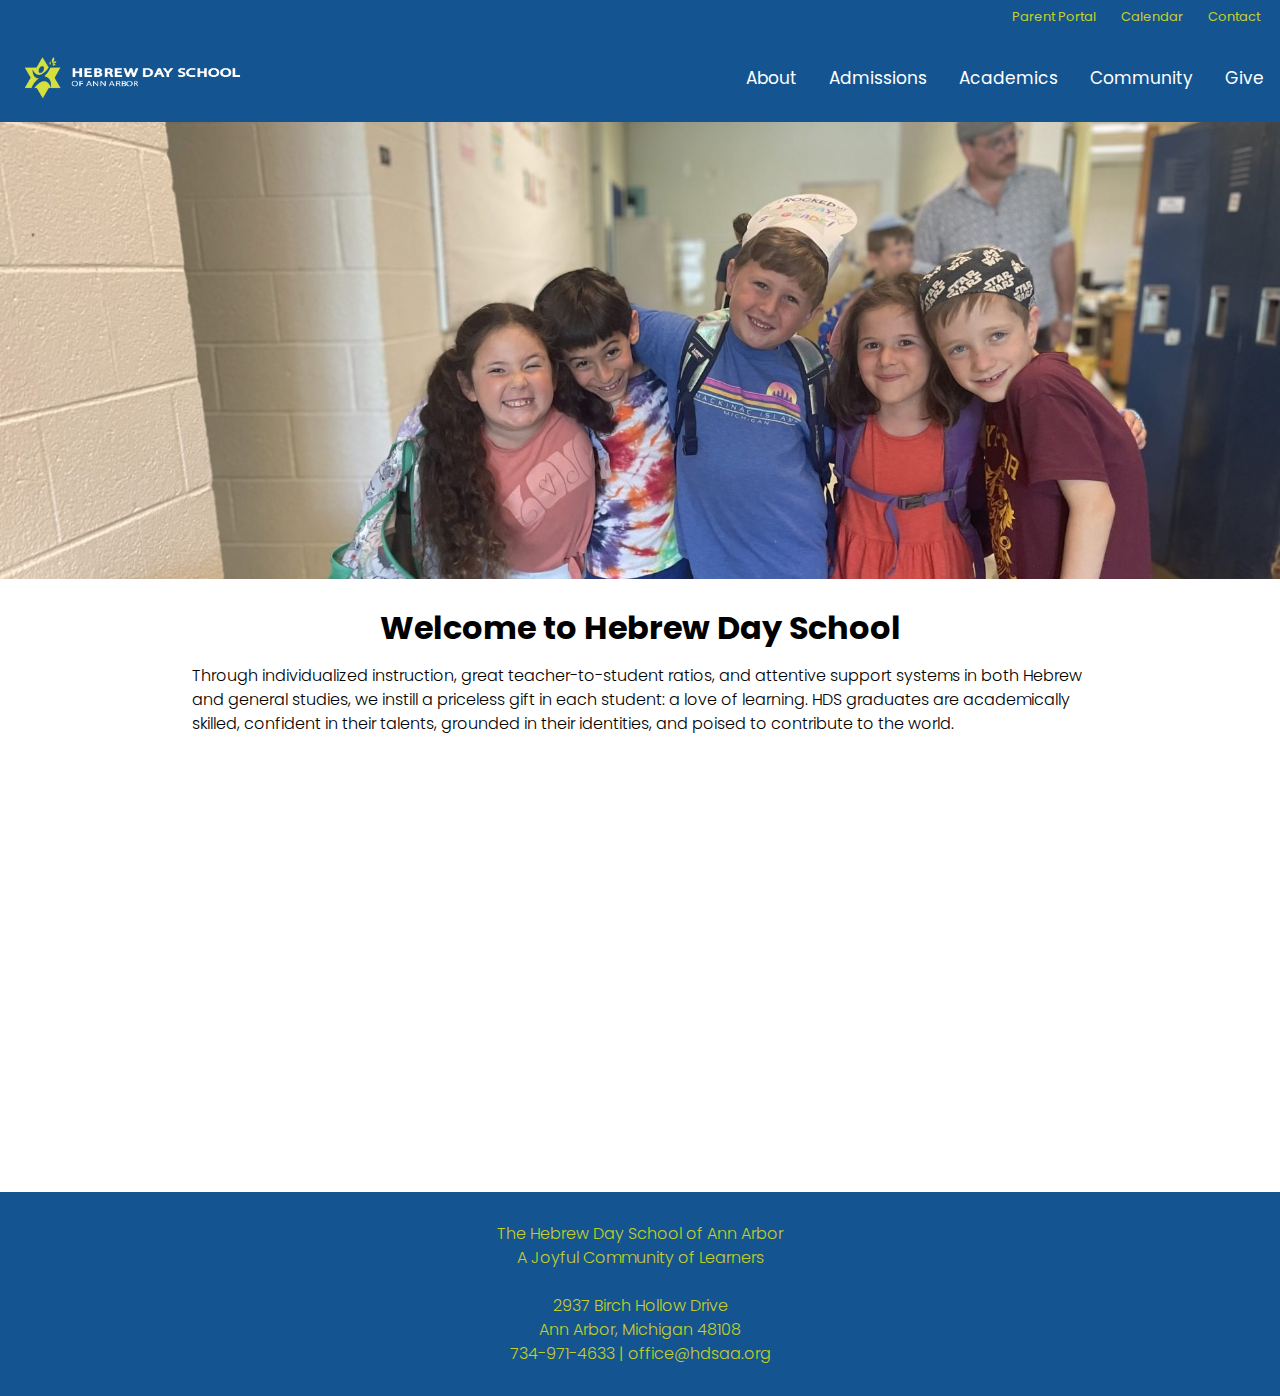
<file: index.html>
<!DOCTYPE html>
<html lang="en">
<head>
    <meta charset="UTF-8">
    <meta name="viewport" content="width=device-width, initial-scale=1.0">
    <link rel="stylesheet" href="css/reset.css">
    <link rel="stylesheet" href="css/html5reset.css">
    <link rel="stylesheet" href="css/style.css">
    <link rel="preconnect" href="https://fonts.googleapis.com">
    <link rel="preconnect" href="https://fonts.gstatic.com" crossorigin>
    <link href="https://fonts.googleapis.com/css2?family=Poppins:ital,wght@0,100;0,200;0,300;0,400;0,500;0,600;0,700;0,800;0,900;1,100;1,200;1,300;1,400;1,500;1,600;1,700;1,800;1,900&display=swap" rel="stylesheet">
    <link rel="stylesheet" href="https://cdnjs.cloudflare.com/ajax/libs/font-awesome/4.7.0/css/font-awesome.min.css">
    <title>Home Page</title>
</head>
<body>
    <header>
        <div id="skip"><a href = "#main" tabindex="0">Skip to Main Content</a></div>
        <nav>
            <div class="utility-menu">
                <a href="https://hd-mi.client.renweb.com/pw/" target="blank">Parent Portal</a>
                <a href="https://www.google.com/calendar/embed?src=sqs08mil2piqi10f03gi41k7as%40group.calendar.google.com" target="blank">Calendar</a>
                <a href="contact.html">Contact</a>
            </div>
            <div class="navbar topnav">
                <!-- <div>
                    <img src="images/hds_logo_white.png " width="400" alt="Hebrew Day School Logo">
                </div> -->
            <a href="index.html" class="active"><img class="logo" src="images/hds_logo_white.png " alt="Hebrew Day School Logo"></a>
            <div id="myLinks" class="hide-menu">
                <!-- <div class="dropdown" tabindex="0">
                    <a href="#" class="dropbtn" tabindex="0">About</a>
                    <div class="dropdown-content" tabindex="0">
                        <a href="#" tabindex="0">Mission & Vision</a>
                        <a href="staff-faculty.html" tabindex="0">Staff & Faculty</a>
                        <a href="#" tabindex="0">Board of Trustees</a>
                        <a href="#" tabindex="0">Careers</a>
                    </div>
                </div> -->

                <!-- TEST NAV -->
                <div class="dropdown">
                    <!-- <button class="dropbtn" aria-haspopup="true" aria-expanded="false">About</button> -->
                    <a href="#" class="dropbtn">About</a>
                    <div class="dropdown-content">
                        <a href="#">Mission & Vision</a>
                        <a href="staff-faculty.html">Staff & Faculty</a>
                        <a href="#">Board of Trustees</a>
                        <a href="#">Careers</a>
                    </div>
                </div>
                <!-- END TEST NAV -->

                <div class="dropdown">
                    <a href="#" class="dropbtn">Admissions</a>
                    <div class="dropdown-content">
                        <a href="#">Admissions Process</a>
                        <a href="#">Tuition & Financial Aid</a>
                        <a href="#">Apply Online</a>
                    </div>
                </div>
                <div class="dropdown">
                    <a href="academics.html" class="dropbtn">Academics</a>
                    <!-- <div class="dropdown-content">
                        <a href="general-studies.html">General Studies</a>
                        <a href="judaic-studies.html">Judaic Studies</a>
                        <a href="enrichment.html">Enrichment</a>
                    </div> -->
                </div>
                <div class="dropdown">
                    <!-- <button class="dropbtn" aria-haspopup="true" aria-expanded="false">Community</button> -->
                        <a href="#" class="dropbtn">Community</a>
                    <!-- <div class="dropdown-content">
                        <a href="#">Parent Connection</a>
                        <a href="#">Shop Spirit Wear</a>
                        <a href="#">Jewish Ann Arbor</a>
                    </div> -->
                </div>
                <div class="dropdown">
                    <a href="#" class="dropbtn">Give</a>
                </div>
            </div>
        <a href="javascript:void(0);" class="icon" onclick="myFunction();toggleMenu()" aria-label="Open menu">
            <i class="fa fa-bars"></i>
            <!-- <button class="icon" onclick="toggleMenu()" aria-label="Open menu">
                <i class="fa fa-bars"></i> -->
        </a>
        </div>
        </nav>
        <div>
            <img src="images/banners/homepage-banner.jpg" alt="Kids at school" tabindex="0">
        </div>
        <div>
            <h1 tabindex="0">Welcome to Hebrew Day School</h1>
        </div>
</header>
<main id="main">

    <p class="home-philosophy">Through individualized instruction, great teacher-to-student ratios, and attentive support systems in both Hebrew and general studies, we instill a priceless gift in each student: a love of learning.  HDS graduates are academically skilled, confident in their talents, grounded in their identities, and poised to contribute to the world.</p>
    <div>
        <iframe class="home-video" width="560" height="315" src="https://www.youtube.com/embed/OMi8aRTqJPA?si=_CUVahDNCXGH4CDo" title="YouTube video player" allow="accelerometer; autoplay; clipboard-write; encrypted-media; gyroscope; picture-in-picture; web-share" referrerpolicy="strict-origin-when-cross-origin" allowfullscreen></iframe>
    </div>
</main>
<footer>
    <div class="footer">
        <div class="address-footer">
        <p>The Hebrew Day School of Ann Arbor<br>
        A Joyful Community of Learners<br><br>
        2937 Birch Hollow Drive<br>
        Ann Arbor, Michigan 48108<br>
        734-971-4633 | office@hdsaa.org<br>
        </p>
        </div>
    </div>
</footer>
    <!-- Back to Top -->
    <button onclick="topFunction()" id="topBtn" title="Go to top" tabindex="0">TOP</button>
  <script>
    function myFunction() {
      var x = document.getElementById("myLinks");
      if (x.style.display === "block") {
        x.style.display = "none";
      } else {
        x.style.display = "block";
      }
    }
    </script>

    <!-- Dropdown -->
    <script src="js/dropdown.js"></script>

</body>
</html>
</file>
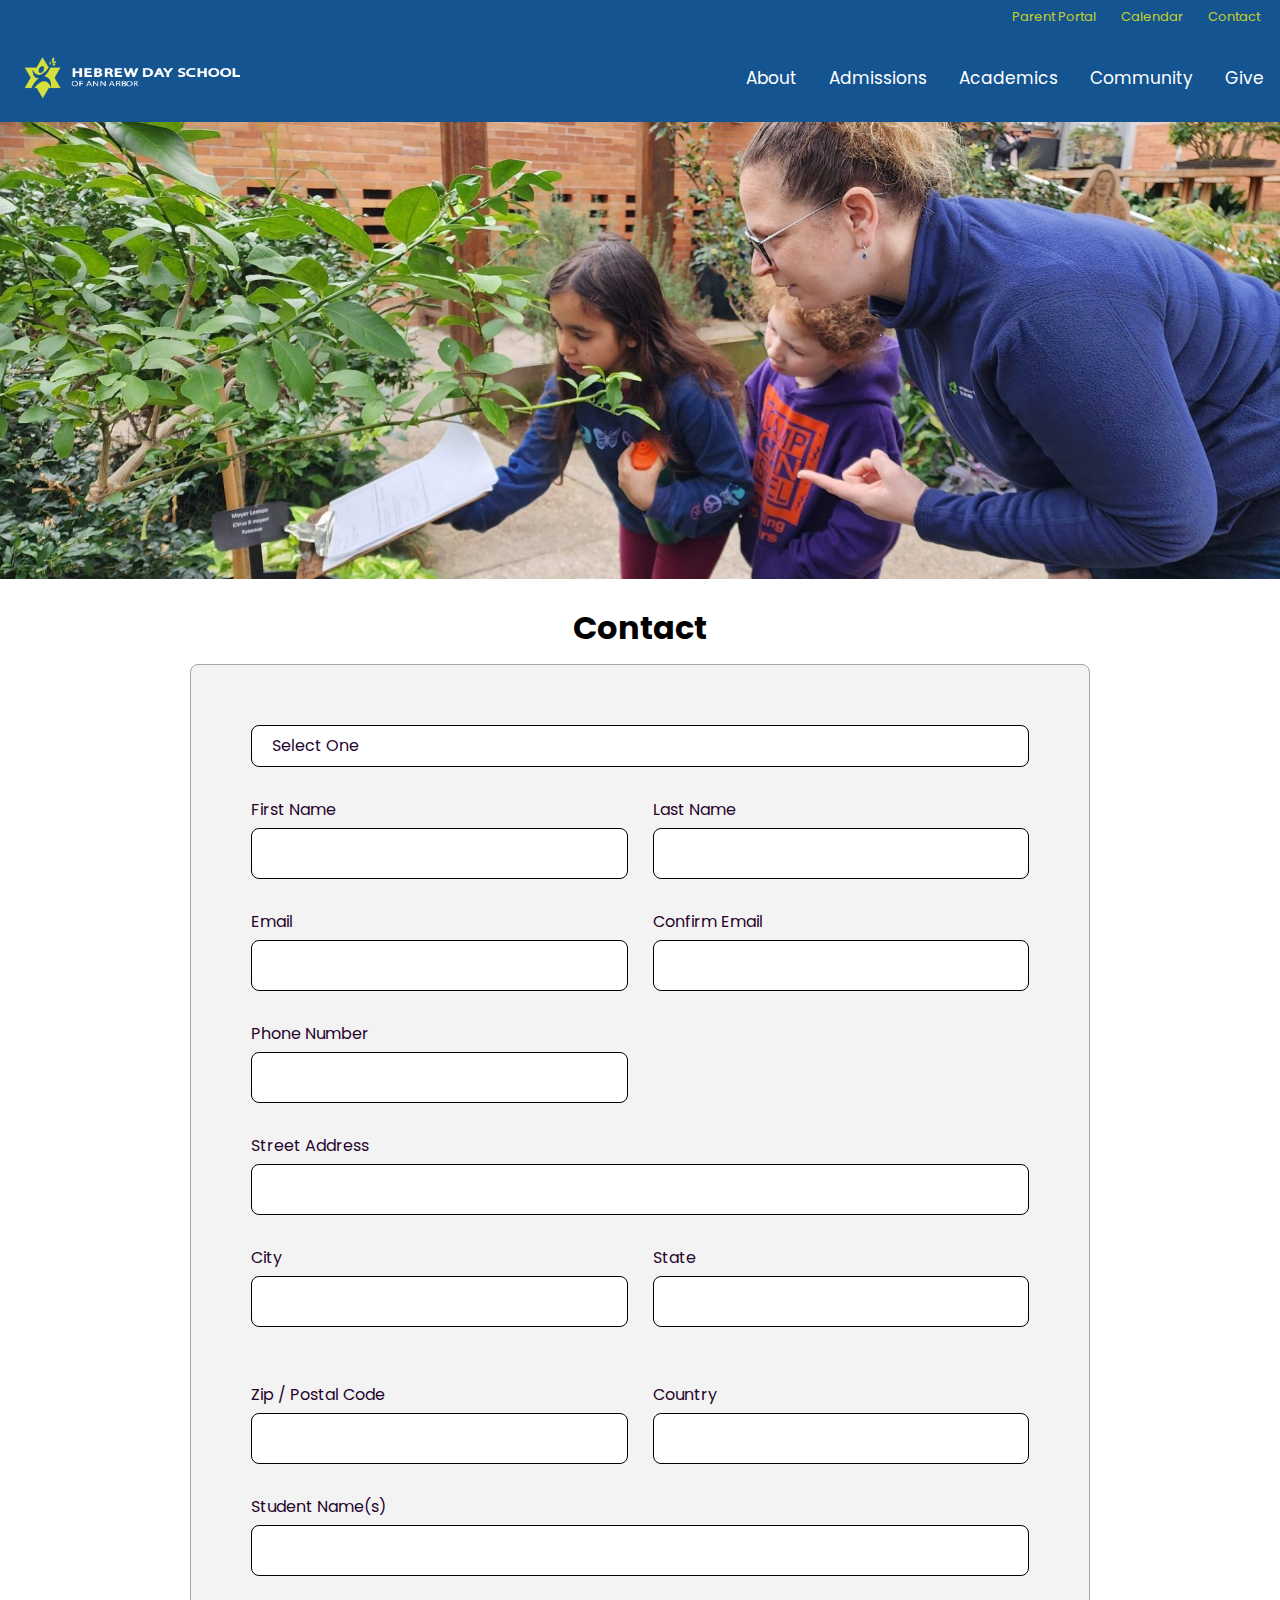
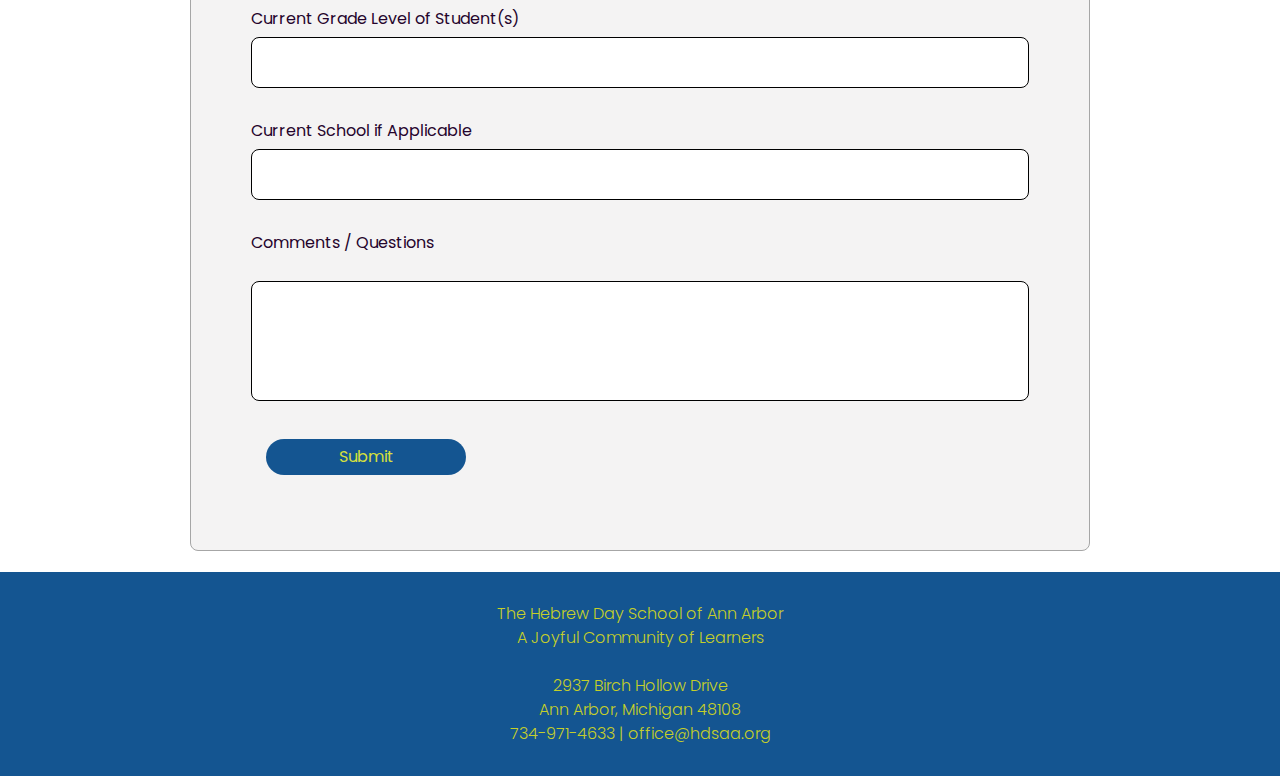
<file: contact.html>
<!DOCTYPE html>
<html lang="en">
<head>
    <meta charset="UTF-8">
    <meta name="viewport" content="width=device-width, initial-scale=1.0">
    <link rel="stylesheet" href="css/reset.css">
    <link rel="stylesheet" href="css/html5reset.css">
    <link rel="stylesheet" href="css/style.css">
    <link rel="preconnect" href="https://fonts.googleapis.com">
    <link rel="preconnect" href="https://fonts.gstatic.com" crossorigin>
    <link href="https://fonts.googleapis.com/css2?family=Poppins:ital,wght@0,100;0,200;0,300;0,400;0,500;0,600;0,700;0,800;0,900;1,100;1,200;1,300;1,400;1,500;1,600;1,700;1,800;1,900&display=swap" rel="stylesheet">
    <link rel="stylesheet" href="https://cdnjs.cloudflare.com/ajax/libs/font-awesome/4.7.0/css/font-awesome.min.css">
    <title>Contact Page</title>
</head>
<body>
    <header>
    <div id="skip"><a href = "#main" tabindex="0">Skip to Main Content</a></div>
    <nav>
        <div class="utility-menu">
            <a href="https://hd-mi.client.renweb.com/pw/" target="blank">Parent Portal</a>
            <a href="https://www.google.com/calendar/embed?src=sqs08mil2piqi10f03gi41k7as%40group.calendar.google.com" target="blank">Calendar</a>
            <a href="contact.html">Contact</a>
        </div>
        <div class="navbar topnav">
            <!-- <div>
                <img src="images/hds_logo_white.png " width="400" alt="Hebrew Day School Logo">
            </div> -->
        <a href="index.html" class="active"><img class="logo" src="images/hds_logo_white.png " alt="Hebrew Day School Logo"></a>
        <div id="myLinks" class="hide-menu">
            <!-- <div class="dropdown" tabindex="0">
                <a href="#" class="dropbtn" tabindex="0">About</a>
                <div class="dropdown-content" tabindex="0">
                    <a href="#" tabindex="0">Mission & Vision</a>
                    <a href="staff-faculty.html" tabindex="0">Staff & Faculty</a>
                    <a href="#" tabindex="0">Board of Trustees</a>
                    <a href="#" tabindex="0">Careers</a>
                </div>
            </div> -->

            <!-- TEST NAV -->
            <div class="dropdown">
                <!-- <button class="dropbtn" aria-haspopup="true" aria-expanded="false">About</button> -->
                <a href="#" class="dropbtn">About</a>
                <div class="dropdown-content">
                    <a href="#">Mission & Vision</a>
                    <a href="staff-faculty.html">Staff & Faculty</a>
                    <a href="#">Board of Trustees</a>
                    <a href="#">Careers</a>
                </div>
            </div>
            <!-- END TEST NAV -->

            <div class="dropdown">
                <a href="#" class="dropbtn">Admissions</a>
                <div class="dropdown-content">
                    <a href="#">Admissions Process</a>
                    <a href="#">Tuition & Financial Aid</a>
                    <a href="#">Apply Online</a>
                </div>
            </div>
            <div class="dropdown">
                <a href="academics.html" class="dropbtn">Academics</a>
                <!-- <div class="dropdown-content">
                    <a href="general-studies.html">General Studies</a>
                    <a href="judaic-studies.html">Judaic Studies</a>
                    <a href="enrichment.html">Enrichment</a>
                </div> -->
            </div>
            <div class="dropdown">
                <!-- <button class="dropbtn" aria-haspopup="true" aria-expanded="false">Community</button> -->
                    <a href="#" class="dropbtn">Community</a>
                <!-- <div class="dropdown-content">
                    <a href="#">Parent Connection</a>
                    <a href="#">Shop Spirit Wear</a>
                    <a href="#">Jewish Ann Arbor</a>
                </div> -->
            </div>
            <div class="dropdown">
                <a href="#" class="dropbtn">Give</a>
            </div>
        </div>
    <a href="javascript:void(0);" class="icon" onclick="myFunction();toggleMenu()" aria-label="Open menu">
        <i class="fa fa-bars"></i>
        <!-- <button class="icon" onclick="toggleMenu()" aria-label="Open menu">
            <i class="fa fa-bars"></i> -->
    </a>
    </div>
    </nav>
        <div>
            <img src="images/banners/contact.jpeg" alt="Kids at school" tabindex="0">
        </div>
        <div>
            <h1>Contact</h1>
        </div>
</header>
<main id="main">
    <form id="contact-form" action="https://formspree.io/f/xrgnarjl" method="POST">
        <div>
            <select name="case" id="casetype" aria-label="select-one">
                <option value="select">Select One</option>
                <option value="admissions">Admissions</option>
                <option value="donations">Donations</option>
                <option value="general">General</option>
            </select>
        </div>
        <div id="name">
            <div>
                <label for="first-name">First Name</label><br>
                <input type="text" id="first-name" name="first-name">
            </div>
            <div>
                <label for="last-name">Last Name</label><br>
                <input type="text" id="last-name" name="last-name">
            </div>
        </div>
        <div id="email">
            <div>
                <label for="input-email">Email</label><br>
                <input type="text" id="input-email" name="input-email">
            </div>
            <div>
                <label for="confirm-email">Confirm Email</label><br>
                <input type="text" id="confirm-email" name="confirm-email">
            </div>
        </div>
        <div id="phone">
            <div>
                <label for="phone-number">Phone Number</label><br>
                <input type="text" id="phone-number" name="phone-number">
            </div>
        </div>
        <div id="address">
            <div>
                <label for="street-address">Street Address</label><br>
                <input type="text" id="street-address" name="street-address">
            </div>
            <div id="city-state">
            <div>
                <label for="city">City</label><br>
                <input type="text" id="city" name="city">
            </div>
            <div>
                <label for="state">State</label><br>
                <input type="text" id="state" name="state">
            </div>
            <div>
                <label for="zip">Zip / Postal Code</label><br>
                <input type="text" id="zip" name="zip">
            </div>
            <div>
                <label for="country">Country</label><br>
                <input type="text" id="country" name="country">
            </div>
        </div>
        <div id="student">
            <div>
                <label for="students">Student Name(s)</label><br>
                <input type="text" id="students" name="students">
            </div>
        </div>
        <div id="grade-level">
            <div>
                <label for="grade">Current Grade Level of Student(s)</label><br>
                <input type="text" id="grade" name="grade">
            </div>
        </div>
        <div id="current-school">
            <div>
                <label for="school">Current School if Applicable</label><br>
                <input type="text" id="school" name="school">
            </div>
        </div>
        </div>
            <label for="message">Comments / Questions</label>
            <textarea id="message" name="message"></textarea>
            <!-- <label for="image">Upload Image:</label><br>
            <input type="file" id="image" name="image"><br><br> -->
            <button id="submit" type="submit" value="Submit">Submit</button>
            <!-- <button type="reset">Reset</button> -->
      </form>
</main>
<footer>
    <div class="footer">
        <div class="address-footer">
        <p>The Hebrew Day School of Ann Arbor<br>
        A Joyful Community of Learners<br><br>
        2937 Birch Hollow Drive<br>
        Ann Arbor, Michigan 48108<br>
        734-971-4633 | office@hdsaa.org<br>
        </p>
        </div>
    </div>
</footer>
    <!-- Back to Top -->
    <button onclick="topFunction()" id="topBtn" title="Go to top" tabindex="0">TOP</button>
  <script>
    function myFunction() {
      var x = document.getElementById("myLinks");
      if (x.style.display === "block") {
        x.style.display = "none";
      } else {
        x.style.display = "block";
      }
    }
    </script>

    <!-- Dropdown -->
    <script src="js/dropdown.js"></script>
</body>
</html>
</file>
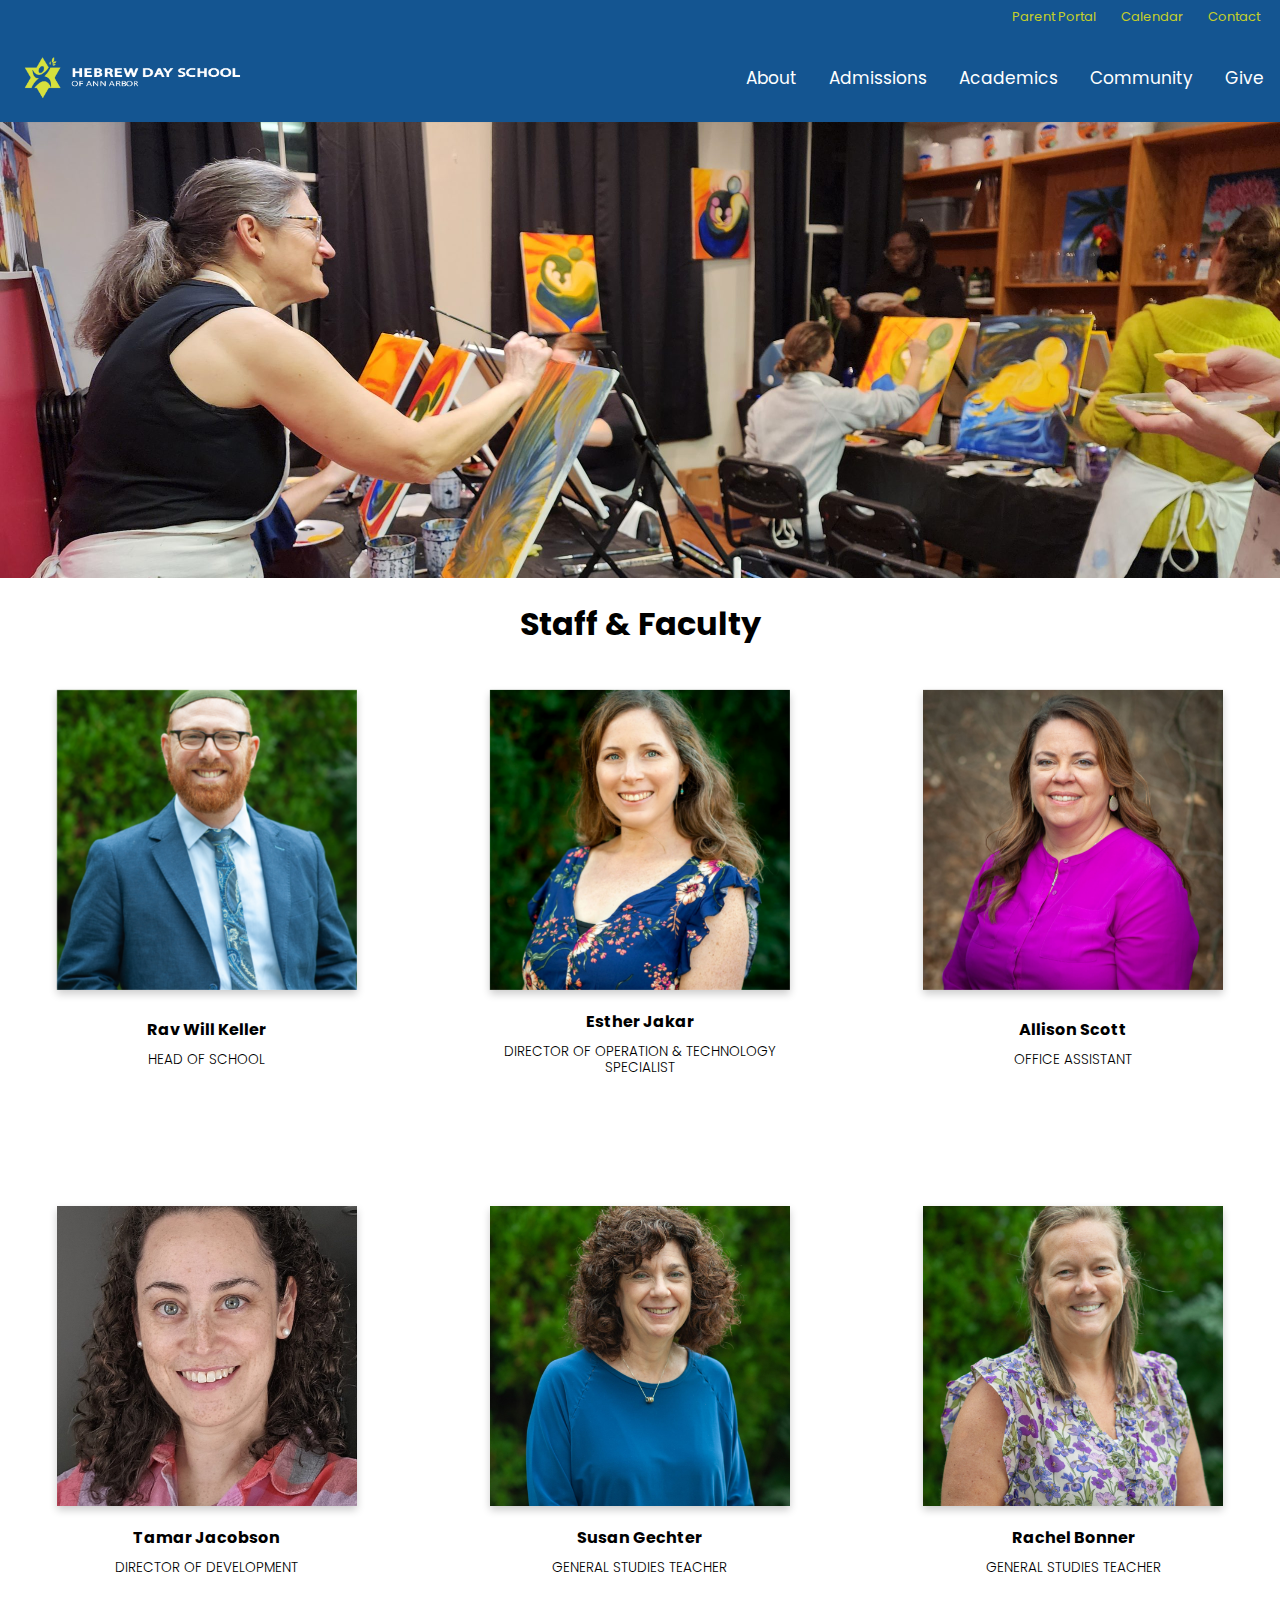
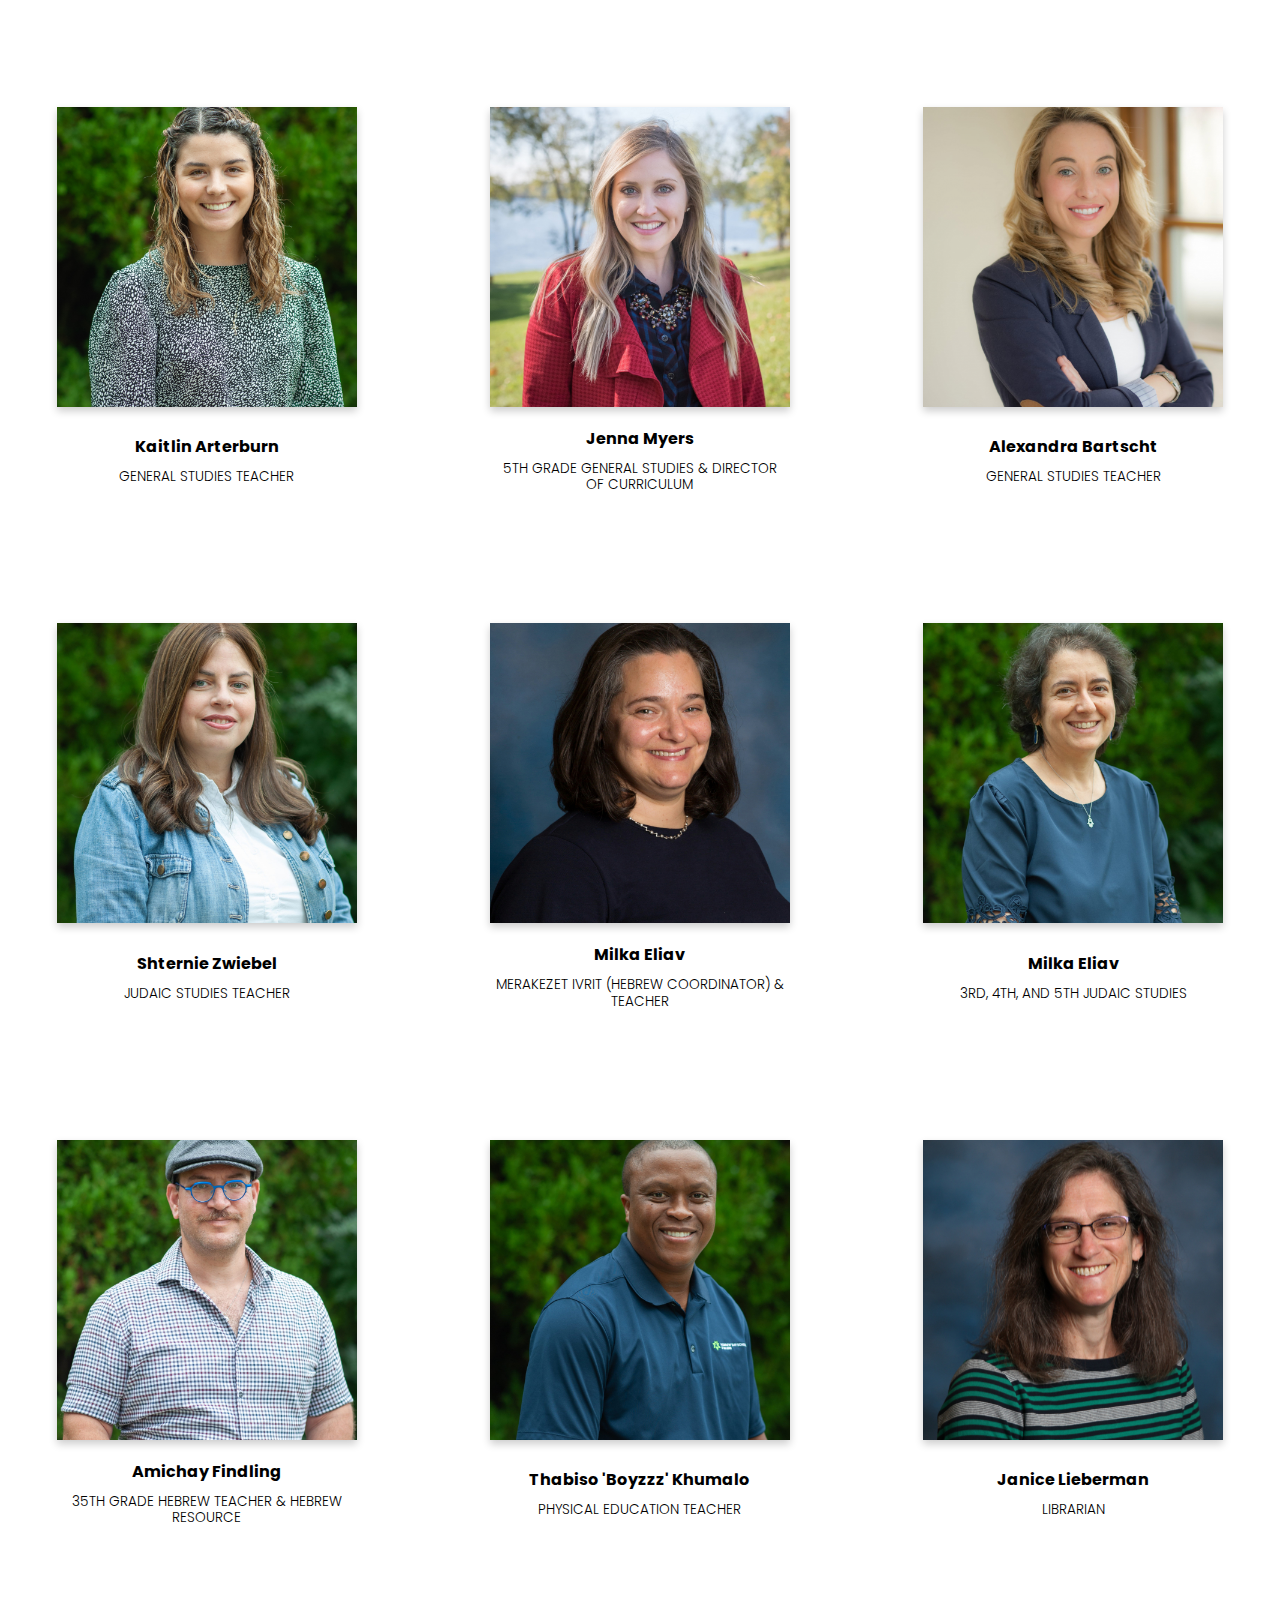
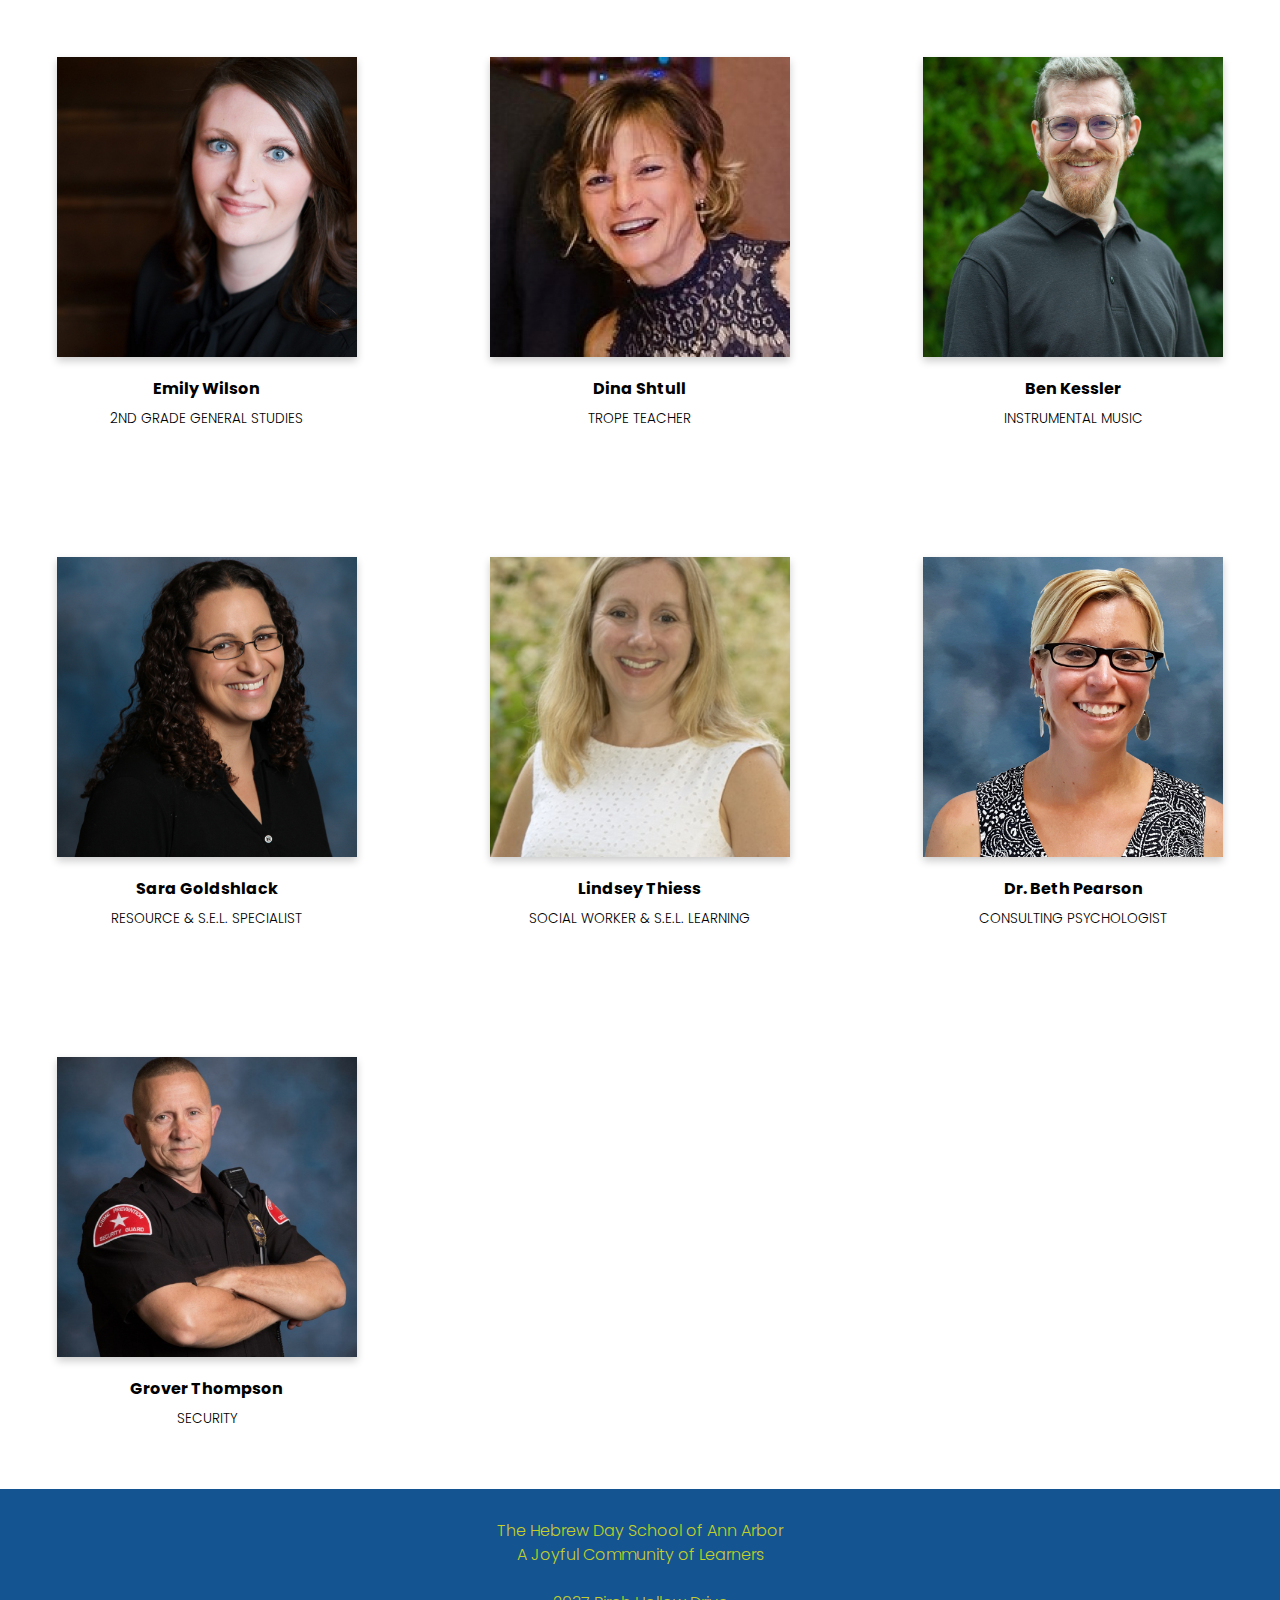
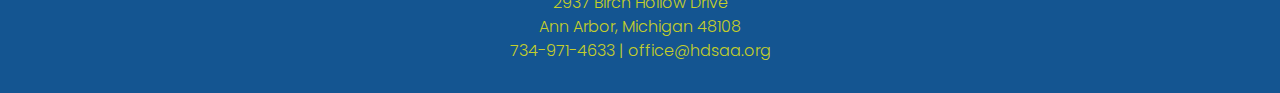
<file: staff-faculty.html>
<!DOCTYPE html>
<html lang="en">
<head>
    <meta charset="UTF-8">
    <meta http-equiv="X-UA-Compatible" content="IE=edge">
    <meta name="viewport" content="width=device-width, initial-scale=1.0">
    <!-- favicon -->
    <link rel="stylesheet" href="css/reset.css">
    <link rel="stylesheet" href="css/html5reset.css">
    <link rel="stylesheet" href="css/style.css">
    <link rel="preconnect" href="https://fonts.googleapis.com">
    <link rel="preconnect" href="https://fonts.gstatic.com" crossorigin>
    <link href="https://fonts.googleapis.com/css2?family=Poppins:ital,wght@0,100;0,200;0,300;0,400;0,500;0,600;0,700;0,800;0,900;1,100;1,200;1,300;1,400;1,500;1,600;1,700;1,800;1,900&display=swap" rel="stylesheet">
    <link rel="stylesheet" href="https://cdnjs.cloudflare.com/ajax/libs/font-awesome/4.7.0/css/font-awesome.min.css">
    <title>Staff & Faculty</title>
</head>
<body>
    <header>
        <div id="skip"><a href = "#main" tabindex="0">Skip to Main Content</a></div>
        <nav>
            <div class="utility-menu">
                <a href="https://hd-mi.client.renweb.com/pw/" target="blank">Parent Portal</a>
                <a href="https://www.google.com/calendar/embed?src=sqs08mil2piqi10f03gi41k7as%40group.calendar.google.com" target="blank">Calendar</a>
                <a href="contact.html">Contact</a>
            </div>
            <div class="navbar topnav">
                <!-- <div>
                    <img src="images/hds_logo_white.png " width="400" alt="Hebrew Day School Logo">
                </div> -->
            <a href="index.html" class="active"><img class="logo" src="images/hds_logo_white.png " alt="Hebrew Day School Logo"></a>
            <div id="myLinks" class="hide-menu">
                <!-- <div class="dropdown" tabindex="0">
                    <a href="#" class="dropbtn" tabindex="0">About</a>
                    <div class="dropdown-content" tabindex="0">
                        <a href="#" tabindex="0">Mission & Vision</a>
                        <a href="staff-faculty.html" tabindex="0">Staff & Faculty</a>
                        <a href="#" tabindex="0">Board of Trustees</a>
                        <a href="#" tabindex="0">Careers</a>
                    </div>
                </div> -->

                <!-- TEST NAV -->
                <div class="dropdown">
                    <!-- <button class="dropbtn" aria-haspopup="true" aria-expanded="false">About</button> -->
                    <a href="#" class="dropbtn">About</a>
                    <div class="dropdown-content">
                        <a href="#">Mission & Vision</a>
                        <a href="staff-faculty.html">Staff & Faculty</a>
                        <a href="#">Board of Trustees</a>
                        <a href="#">Careers</a>
                    </div>
                </div>
                <!-- END TEST NAV -->

                <div class="dropdown">
                    <a href="#" class="dropbtn">Admissions</a>
                    <div class="dropdown-content">
                        <a href="#">Admissions Process</a>
                        <a href="#">Tuition & Financial Aid</a>
                        <a href="#">Apply Online</a>
                    </div>
                </div>
                <div class="dropdown">
                    <a href="academics.html" class="dropbtn">Academics</a>
                    <!-- <div class="dropdown-content">
                        <a href="general-studies.html">General Studies</a>
                        <a href="judaic-studies.html">Judaic Studies</a>
                        <a href="enrichment.html">Enrichment</a>
                    </div> -->
                </div>
                <div class="dropdown">
                    <!-- <button class="dropbtn" aria-haspopup="true" aria-expanded="false">Community</button> -->
                        <a href="#" class="dropbtn">Community</a>
                    <!-- <div class="dropdown-content">
                        <a href="#">Parent Connection</a>
                        <a href="#">Shop Spirit Wear</a>
                        <a href="#">Jewish Ann Arbor</a>
                    </div> -->
                </div>
                <div class="dropdown">
                    <a href="#" class="dropbtn">Give</a>
                </div>
            </div>
        <a href="javascript:void(0);" class="icon" onclick="myFunction();toggleMenu()" aria-label="Open menu">
            <i class="fa fa-bars"></i>
            <!-- <button class="icon" onclick="toggleMenu()" aria-label="Open menu">
                <i class="fa fa-bars"></i> -->
        </a>
        </div>
        </nav>
    </header>

    <main id="main">
        <div>
            <img src="images/banners/staff-faculty-banner.jpeg" alt="Kids at school" class="highlight-image" tabindex="0">
        </div>
        <h1 tabindex="0">Staff & Faculty</h1>
        <div class="card-grid">

            <!-- Will Keller -->
            <div class="faculty-staff-card">
                <div class="flip-card" tabindex="0">
                    <div class="flip-card-inner">
                        <div class="flip-card-front">
                            <img src="images/staff-faculty/hds-will-keller.jpeg" alt="Avatar" style="width:300px;height:300px;" class="headshot">
                        </div>
                        <div class="flip-card-back">
                            <p class="bio">[Name] is the [Role] at HDS. Driven by the belief that every student has the potential to succeed, [Name] creates a supportive and inclusive learning environment where students feel empowered to explore and excel.</p>
                        </div>
                    </div>
                </div>
                <div class="faculty-staff-info">
                    <p class="staff-faculty-name">Rav Will Keller</p>
                    <p class="staff-faculty-title">HEAD OF SCHOOL</p>
                </div>
            </div>

            <!-- Esther Jakar -->
            <div class="faculty-staff-card">
                <div class="flip-card" tabindex="0">
                    <div class="flip-card-inner">
                        <div class="flip-card-front">
                            <img src="images/staff-faculty/hds-jakar-esther.jpeg" alt="Avatar" style="width:300px;height:300px;" class="headshot">
                        </div>
                        <div class="flip-card-back">
                            <p class="bio">[Name] is the [Role] at HDS. Driven by the belief that every student has the potential to succeed, [Name] creates a supportive and inclusive learning environment where students feel empowered to explore and excel.</p>
                        </div>
                    </div>
                </div>
                <div class="faculty-staff-info">
                    <p class="staff-faculty-name">Esther Jakar</p>
                    <p class="staff-faculty-title">DIRECTOR OF OPERATION & TECHNOLOGY SPECIALIST</p>
                </div>
            </div>

            <!-- Allison Scott -->
            <div class="faculty-staff-card">
                <div class="flip-card" tabindex="0">
                    <div class="flip-card-inner">
                        <div class="flip-card-front">
                            <img src="images/staff-faculty/hds-allison-scott.jpeg" alt="Avatar" style="width:300px;height:300px;" class="headshot">
                        </div>
                        <div class="flip-card-back">
                            <p class="bio">[Name] is the [Role] at HDS. Driven by the belief that every student has the potential to succeed, [Name] creates a supportive and inclusive learning environment where students feel empowered to explore and excel.</p>
                        </div>
                    </div>
                </div>
                <div class="faculty-staff-info">
                    <p class="staff-faculty-name">Allison Scott</p>
                    <p class="staff-faculty-title">OFFICE ASSISTANT</p>
                </div>
            </div>

            <!-- Tamar Jacobson -->
            <div class="faculty-staff-card">
                <div class="flip-card" tabindex="0">
                    <div class="flip-card-inner">
                        <div class="flip-card-front">
                            <img src="images/staff-faculty/hds-tamar-jacobson.jpeg" alt="Avatar" style="width:300px;height:300px;" class="headshot">
                        </div>
                        <div class="flip-card-back">
                            <p class="bio">[Name] is the [Role] at HDS. Driven by the belief that every student has the potential to succeed, [Name] creates a supportive and inclusive learning environment where students feel empowered to explore and excel.</p>
                        </div>
                    </div>
                </div>
                <div class="faculty-staff-info">
                    <p class="staff-faculty-name">Tamar Jacobson</p>
                    <p class="staff-faculty-title">DIRECTOR OF DEVELOPMENT</p>
                </div>
            </div>

            <!-- Susan Echter -->
            <div class="faculty-staff-card">
                <div class="flip-card" tabindex="0">
                    <div class="flip-card-inner">
                        <div class="flip-card-front">
                            <img src="images/staff-faculty/hds-susan-echter.jpeg" alt="Avatar" style="width:300px;height:300px;" class="headshot">
                        </div>
                        <div class="flip-card-back">
                            <p class="bio">[Name] is the [Role] at HDS. Driven by the belief that every student has the potential to succeed, [Name] creates a supportive and inclusive learning environment where students feel empowered to explore and excel.</p>
                        </div>
                    </div>
                </div>
                <div class="faculty-staff-info">
                    <p class="staff-faculty-name">Susan Gechter</p>
                    <p class="staff-faculty-title">GENERAL STUDIES TEACHER</p>
                </div>
            </div>

            <!-- Rachel Bonner -->
            <div class="faculty-staff-card">
                <div class="flip-card" tabindex="0">
                    <div class="flip-card-inner">
                        <div class="flip-card-front">
                            <img src="images/staff-faculty/hds-rachel-bonner.jpeg" alt="Avatar" style="width:300px;height:300px;" class="headshot">
                        </div>
                        <div class="flip-card-back">
                            <p class="bio">[Name] is the [Role] at HDS. Driven by the belief that every student has the potential to succeed, [Name] creates a supportive and inclusive learning environment where students feel empowered to explore and excel.</p>
                        </div>
                    </div>
                </div>
                <div class="faculty-staff-info">
                    <p class="staff-faculty-name">Rachel Bonner</p>
                    <p class="staff-faculty-title">GENERAL STUDIES TEACHER</p>
                </div>
            </div>

            <!-- Kaitlin Arterburn -->
            <div class="faculty-staff-card">
                <div class="flip-card" tabindex="0">
                    <div class="flip-card-inner">
                        <div class="flip-card-front">
                            <img src="images/staff-faculty/hds-kaitlin-arterburn.jpeg" alt="Avatar" style="width:300px;height:300px;" class="headshot">
                        </div>
                        <div class="flip-card-back">
                            <p class="bio">[Name] is the [Role] at HDS. Driven by the belief that every student has the potential to succeed, [Name] creates a supportive and inclusive learning environment where students feel empowered to explore and excel.</p>
                        </div>
                    </div>
                </div>
                <div class="faculty-staff-info">
                    <p class="staff-faculty-name">Kaitlin Arterburn</p>
                    <p class="staff-faculty-title">GENERAL STUDIES TEACHER</p>
                </div>
            </div>

            <!-- Jenna Myers -->
            <div class="faculty-staff-card">
                <div class="flip-card" tabindex="0">
                    <div class="flip-card-inner">
                        <div class="flip-card-front">
                            <img src="images/staff-faculty/hds-jenna-myers.jpeg" alt="Avatar" style="width:300px;height:300px;" class="headshot">
                        </div>
                        <div class="flip-card-back">
                            <p class="bio">[Name] is the [Role] at HDS. Driven by the belief that every student has the potential to succeed, [Name] creates a supportive and inclusive learning environment where students feel empowered to explore and excel.</p>
                        </div>
                    </div>
                </div>
                <div class="faculty-staff-info">
                    <p class="staff-faculty-name">Jenna Myers</p>
                    <p class="staff-faculty-title">5TH GRADE GENERAL STUDIES & DIRECTOR OF CURRICULUM</p>
                </div>
            </div>

            <!-- Alexandra Bartscht -->
            <div class="faculty-staff-card">
                <div class="flip-card" tabindex="0">
                    <div class="flip-card-inner">
                        <div class="flip-card-front">
                            <img src="images/staff-faculty/hds-alexandra-bartscht.jpeg" alt="Avatar" style="width:300px;height:300px;" class="headshot">
                        </div>
                        <div class="flip-card-back">
                            <p class="bio">[Name] is the [Role] at HDS. Driven by the belief that every student has the potential to succeed, [Name] creates a supportive and inclusive learning environment where students feel empowered to explore and excel.</p>
                        </div>
                    </div>
                </div>
                <div class="faculty-staff-info">
                    <p class="staff-faculty-name">Alexandra Bartscht</p>
                    <p class="staff-faculty-title">GENERAL STUDIES TEACHER</p>
                </div>
            </div>

            <!-- Shternie Zwiebel -->
            <div class="faculty-staff-card">
                <div class="flip-card" tabindex="0">
                    <div class="flip-card-inner">
                        <div class="flip-card-front">
                            <img src="images/staff-faculty/hds-shternie-zwiebel.jpeg" alt="Avatar" style="width:300px;height:300px;" class="headshot">
                        </div>
                        <div class="flip-card-back">
                            <p class="bio">[Name] is the [Role] at HDS. Driven by the belief that every student has the potential to succeed, [Name] creates a supportive and inclusive learning environment where students feel empowered to explore and excel.</p>
                        </div>
                    </div>
                </div>
                <div class="faculty-staff-info">
                    <p class="staff-faculty-name">Shternie Zwiebel</p>
                    <p class="staff-faculty-title">JUDAIC STUDIES TEACHER</p>
                </div>
            </div>

            <!-- Milka Eliav -->
            <div class="faculty-staff-card">
                <div class="flip-card" tabindex="0">
                    <div class="flip-card-inner">
                        <div class="flip-card-front">
                            <img src="images/staff-faculty/hds-milka-eliav.jpeg" alt="Avatar" style="width:300px;height:300px;" class="headshot">
                        </div>
                        <div class="flip-card-back">
                            <p class="bio">[Name] is the [Role] at HDS. Driven by the belief that every student has the potential to succeed, [Name] creates a supportive and inclusive learning environment where students feel empowered to explore and excel.</p>
                        </div>
                    </div>
                </div>
                <div class="faculty-staff-info">
                    <p class="staff-faculty-name">Milka Eliav</p>
                    <p class="staff-faculty-title">MERAKEZET IVRIT (HEBREW COORDINATOR) & TEACHER</p>
                </div>
            </div>

            <!-- Lisa Bernstein -->
            <div class="faculty-staff-card">
                <div class="flip-card" tabindex="0">
                    <div class="flip-card-inner">
                        <div class="flip-card-front">
                            <img src="images/staff-faculty/hds-lisa-bernstein.jpeg" alt="Avatar" style="width:300px;height:300px;" class="headshot">
                        </div>
                        <div class="flip-card-back">
                            <p class="bio">[Name] is the [Role] at HDS. Driven by the belief that every student has the potential to succeed, [Name] creates a supportive and inclusive learning environment where students feel empowered to explore and excel.</p>
                        </div>
                    </div>
                </div>
                <div class="faculty-staff-info">
                    <p class="staff-faculty-name">Milka Eliav</p>
                    <p class="staff-faculty-title">3RD, 4TH, AND 5TH JUDAIC STUDIES</p>
                </div>
            </div>

            <!-- Amichay Findling -->
            <div class="faculty-staff-card">
                <div class="flip-card" tabindex="0">
                    <div class="flip-card-inner">
                        <div class="flip-card-front">
                            <img src="images/staff-faculty/hds-amichay-findling.jpeg" alt="Avatar" style="width:300px;height:300px;" class="headshot">
                        </div>
                        <div class="flip-card-back">
                            <p class="bio">[Name] is the [Role] at HDS. Driven by the belief that every student has the potential to succeed, [Name] creates a supportive and inclusive learning environment where students feel empowered to explore and excel.</p>
                        </div>
                    </div>
                </div>
                <div class="faculty-staff-info">
                    <p class="staff-faculty-name">Amichay Findling</p>
                    <p class="staff-faculty-title">35TH GRADE HEBREW TEACHER & HEBREW RESOURCE</p>
                </div>
            </div>

            <!-- Thabiso Khumalo -->
            <div class="faculty-staff-card">
                <div class="flip-card" tabindex="0">
                    <div class="flip-card-inner">
                        <div class="flip-card-front">
                            <img src="images/staff-faculty/hds-thabiso-khumalo.jpeg" alt="Avatar" style="width:300px;height:300px;" class="headshot">
                        </div>
                        <div class="flip-card-back">
                            <p class="bio">[Name] is the [Role] at HDS. Driven by the belief that every student has the potential to succeed, [Name] creates a supportive and inclusive learning environment where students feel empowered to explore and excel.</p>
                        </div>
                    </div>
                </div>
                <div class="faculty-staff-info">
                    <p class="staff-faculty-name">Thabiso 'Boyzzz' Khumalo</p>
                    <p class="staff-faculty-title">PHYSICAL EDUCATION TEACHER</p>
                </div>
            </div>

            <!-- Janice Lieberman -->
            <div class="faculty-staff-card">
                <div class="flip-card" tabindex="0">
                    <div class="flip-card-inner">
                        <div class="flip-card-front">
                            <img src="images/staff-faculty/hds-janice-leiberman.jpeg" alt="Avatar" style="width:300px;height:300px;" class="headshot">
                        </div>
                        <div class="flip-card-back">
                            <p class="bio">[Name] is the [Role] at HDS. Driven by the belief that every student has the potential to succeed, [Name] creates a supportive and inclusive learning environment where students feel empowered to explore and excel.</p>
                        </div>
                    </div>
                </div>
                <div class="faculty-staff-info">
                    <p class="staff-faculty-name">Janice Lieberman</p>
                    <p class="staff-faculty-title">LIBRARIAN</p>
                </div>
            </div>

            <!-- Emily Wilson -->
            <div class="faculty-staff-card">
                <div class="flip-card" tabindex="0">
                    <div class="flip-card-inner">
                        <div class="flip-card-front">
                            <img src="images/staff-faculty/hds-emily-wilson.jpeg" alt="Avatar" style="width:300px;height:300px;" class="headshot">
                        </div>
                        <div class="flip-card-back">
                            <p class="bio">[Name] is the [Role] at HDS. Driven by the belief that every student has the potential to succeed, [Name] creates a supportive and inclusive learning environment where students feel empowered to explore and excel.</p>
                        </div>
                    </div>
                </div>
                <div class="faculty-staff-info">
                    <p class="staff-faculty-name">Emily Wilson</p>
                    <p class="staff-faculty-title">2ND GRADE GENERAL STUDIES</p>
                </div>
            </div>

            <!-- Dina Shtull -->
            <div class="faculty-staff-card">
                <div class="flip-card" tabindex="0">
                    <div class="flip-card-inner">
                        <div class="flip-card-front">
                            <img src="images/staff-faculty/hds-dina-shtull.jpeg" alt="Avatar" style="width:300px;height:300px;" class="headshot">
                        </div>
                        <div class="flip-card-back">
                            <p class="bio">[Name] is the [Role] at HDS. Driven by the belief that every student has the potential to succeed, [Name] creates a supportive and inclusive learning environment where students feel empowered to explore and excel.</p>
                        </div>
                    </div>
                </div>
                <div class="faculty-staff-info">
                    <p class="staff-faculty-name">Dina Shtull</p>
                    <p class="staff-faculty-title">TROPE TEACHER</p>
                </div>
            </div>

            <!-- Ben Kessler -->
            <div class="faculty-staff-card">
                <div class="flip-card" tabindex="0">
                    <div class="flip-card-inner">
                        <div class="flip-card-front">
                            <img src="images/staff-faculty/hds-ben-kessler.jpeg" alt="Avatar" style="width:300px;height:300px;" class="headshot">
                        </div>
                        <div class="flip-card-back">
                            <p class="bio">[Name] is the [Role] at HDS. Driven by the belief that every student has the potential to succeed, [Name] creates a supportive and inclusive learning environment where students feel empowered to explore and excel.</p>
                        </div>
                    </div>
                </div>
                <div class="faculty-staff-info">
                    <p class="staff-faculty-name">Ben Kessler</p>
                    <p class="staff-faculty-title">INSTRUMENTAL MUSIC</p>
                </div>
            </div>

            <!-- Sara Goldshlack -->
            <div class="faculty-staff-card">
                <div class="flip-card" tabindex="0">
                    <div class="flip-card-inner">
                        <div class="flip-card-front">
                            <img src="images/staff-faculty/hds-sara-goldshlack.jpeg" alt="Avatar" style="width:300px;height:300px;" class="headshot">
                        </div>
                        <div class="flip-card-back">
                            <p class="bio">[Name] is the [Role] at HDS. Driven by the belief that every student has the potential to succeed, [Name] creates a supportive and inclusive learning environment where students feel empowered to explore and excel.</p>
                        </div>
                    </div>
                </div>
                <div class="faculty-staff-info">
                    <p class="staff-faculty-name">Sara Goldshlack</p>
                    <p class="staff-faculty-title">RESOURCE & S.E.L. SPECIALIST</p>
                </div>
            </div>

            <!-- Lindsey Thiess -->
            <div class="faculty-staff-card">
                <div class="flip-card" tabindex="0">
                    <div class="flip-card-inner">
                        <div class="flip-card-front">
                            <img src="images/staff-faculty/hds-lindsey-thiess.jpeg" alt="Avatar" style="width:300px;height:300px;" class="headshot">
                        </div>
                        <div class="flip-card-back">
                            <p class="bio">[Name] is the [Role] at HDS. Driven by the belief that every student has the potential to succeed, [Name] creates a supportive and inclusive learning environment where students feel empowered to explore and excel.</p>
                        </div>
                    </div>
                </div>
                <div class="faculty-staff-info">
                    <p class="staff-faculty-name">Lindsey Thiess</p>
                    <p class="staff-faculty-title">SOCIAL WORKER & S.E.L. LEARNING</p>
                </div>
            </div>

            <!-- Beth Pearson -->
            <div class="faculty-staff-card">
                <div class="flip-card" tabindex="0">
                    <div class="flip-card-inner">
                        <div class="flip-card-front">
                            <img src="images/staff-faculty/hds-beth-pearson.jpeg" alt="Avatar" style="width:300px;height:300px;" class="headshot">
                        </div>
                        <div class="flip-card-back">
                            <p class="bio">[Name] is the [Role] at HDS. Driven by the belief that every student has the potential to succeed, [Name] creates a supportive and inclusive learning environment where students feel empowered to explore and excel.</p>
                        </div>
                    </div>
                </div>
                <div class="faculty-staff-info">
                    <p class="staff-faculty-name">Dr. Beth Pearson</p>
                    <p class="staff-faculty-title">CONSULTING PSYCHOLOGIST</p>
                </div>
            </div>

            <!-- Grover Thompson -->
            <div class="faculty-staff-card">
                <div class="flip-card" tabindex="0">
                    <div class="flip-card-inner">
                        <div class="flip-card-front">
                            <img src="images/staff-faculty/hds-grover-thompson.jpeg" alt="Avatar" style="width:300px;height:300px;" class="headshot">
                        </div>
                        <div class="flip-card-back">
                            <p class="bio">[Name] is the [Role] at HDS. Driven by the belief that every student has the potential to succeed, [Name] creates a supportive and inclusive learning environment where students feel empowered to explore and excel.</p>
                        </div>
                    </div>
                </div>
                <div class="faculty-staff-info">
                    <p class="staff-faculty-name">Grover Thompson</p>
                    <p class="staff-faculty-title">SECURITY</p>
                </div>
            </div>

        </div>
    </main>
    <footer>
        <div class="footer">
            <div class="address-footer">
            <p>The Hebrew Day School of Ann Arbor<br>
            A Joyful Community of Learners<br><br>
            2937 Birch Hollow Drive<br>
            Ann Arbor, Michigan 48108<br>
            734-971-4633 | office@hdsaa.org<br>
            </p>
        </div>
        </div>
    </footer>
    <!-- Back to Top -->
    <button onclick="topFunction()" id="topBtn" title="Go to top" tabindex="0">TOP</button>

    <!-- javascript -->
    <script>
        function myFunction() {
          var x = document.getElementById("myLinks");
          if (x.style.display === "block") {
            x.style.display = "none";
          } else {
            x.style.display = "block";
          }
        }
    </script>
    <script src="js/script.js"></script>

    <!-- Dropdown -->
    <script src="js/dropdown.js"></script>
</body>
</html>
</file>
<file: css/style.css>
/* Skip to Main */
#skip a {
  position: absolute;
  left: -10000px;
  overflow: hidden;
  border: 1px solid black;
  padding: 5px;
  background-color: aliceblue;
}

#skip a:focus {
  left: 20px;
  top: 20px;
  z-index: 20;
}

*:focus {
  border: 2px solid black;
}

/* General Styling */
body {
  font-family:"Poppins", Helvetica, sans-serif;
}

h1 {
  font-size: 2em;
  font-weight: bold;
  text-align: center;
  padding-top: 30px;
}

h2 {
  font-size: 1.5em;
  font-weight: bold;
}

h3 {
  font-size: 1.17em;
  font-weight: bold;
}

.staff-faculty-name {
  font-size: 1em;
  font-weight: bold;
}

p {
  font-size: 1em;
  line-height: 1.5em;
  font-family: "Poppins", sans-serif;
  font-weight: 300;
  font-style: normal;
  /* width: 80%;
  margin: auto; */
}

.home-philosophy {
  width: 70%;
  margin: auto;
  padding-top: 20px;
}

/* All Pages */
/* ????? */
.header-img {
  margin-top: 500px;
}

.highlight-image {
  width: 100%;
  height: auto;
  display: block;
}

/* ----- NAVIGATION BAR ----- */
/* Utility Nav */
.utility-menu {
  display: flex;
  flex-direction: row;
  justify-content: flex-end;
  gap: 25px;
  padding: 10px 20px 10px 10px;
  background-color: #145591;
  color: #c5cf2a;
  font-size: 13px;
  border-bottom: 2px
}

/* nav {
  position:absolute;
  margin-top: 0;
  margin-left: 0;
  margin-right: 0;
  width: 100%;
} */

.utility-menu a {
  border-bottom: 2px solid transparent;
}

.utility-menu a:hover {
  border-bottom: 2px solid #c5cf2a;
}

/* START Hamburger Menu */
.topnav {
  /* overflow: hidden; */
  background-color: #333;
  position: relative;
}

img.logo {
  width: 300px;
}

.topnav #myLinks {
  display: none;
}

.topnav a {
  color: white;
  padding: 14px 16px;
  text-decoration: none;
  font-size: 17px;
  display: block;
}

.topnav a.icon {
  /* background: black; */
  display: block;
  position: absolute;
  right: 0;
  top: 0;
}

.topnav a:hover {
  background-color: #ddd;
  color: black;
}

.active {
  background-color: #145591;
  color: white;
}

/* Dropdown Button */
.dropbtn {
  background-color: inherit;
  color: white;
  padding: 16px;
  font-size: 16px;
  border: none;
}

/* The container <div> - needed to position the dropdown content */
.dropdown {
  position: relative;
  display: block;
}

/* Dropdown Content (Hidden by Default) */
.dropdown-content {
  display: none;
  background-color: #f1f1f1;
  min-width: 160px;
  box-shadow: 0px 8px 16px 0px rgba(0,0,0,0.2);
  z-index: 1;
}

/* Links inside the dropdown */
.dropdown-content a {
  color: black;
  padding: 12px 16px;
  text-decoration: none;
  display: block;
}

/* Change color of dropdown links on hover */
.dropdown-btn a:hover {background-color: #ddd;}

/* Show the dropdown menu on hover */
.dropdown:hover .dropdown-content {display: block;}

/* Change the background color of the dropdown button when the dropdown content is shown */
.dropdown:hover .dropbtn {background-color: #c5cf2a; color: black;}
/* END Hamburger Menu */
/* ----- END NAV BAR ----- */

/* TEST NAV */
/* Focus styles */
a:focus, button:focus, .dropbtn:focus, .dropdown-content a:focus {
  outline: 2px solid blue;
}
/* TEST NAV */

/* ----- HOME PAGE ----- */
.home-video {
  display: block;
  margin: auto;
  margin-top: 70px;
  margin-bottom: 70px;
}
/* ----- HOME PAGE END ----- */

/* ----- FOOTER ----- */
.footer {
  display: flex;
  background-color: #145591;
  color: #c5cf2a;
  justify-content: center;
  border-top: 1px solid white;
  }

.address-footer {
  padding: 30px;
  text-align: center;
}
/* ----- FOOTER END ----- */

/* ----- BACK TO TOP BUTTON ----- */
#topBtn {
  display: none;
  position: fixed;
  bottom: 20px;
  right: 30px;
  z-index: 99;
  font-size: 18px;
  border: none;
  outline: none;
  background-color: rgba(0, 0, 0, .4);
  color: white;
  cursor: pointer;
  padding: 15px;
  border-radius: 4px;
}

#topBtn:hover {
  background-color: #555;
}
/* ----- END BACK TO TOP BUTTON ----- */

/* ----- ACADEMICS ----- */
.academic-subject {
  display: grid;
  grid-template-columns: 1fr;
  gap: 10px;
  padding: 50px;
  justify-items: center;
}

.subject-description {
  width: 80%;
  margin: auto;
}

.curriculum-philosophy {
  display: grid;
  grid-template-columns: 1fr;
  gap: 10px;
  padding: 2em;
  justify-items: center;
  width: 80%;
  margin: auto;
}

.container .mix:nth-child(even) {
  background-color: #d6e03c;
}

/* color every odd block in .acaemic subject red background */
.container .mix:nth-child(odd) {
  background-color: #145591;
  color: white; /* Optionally change text color for better visibility */
}

/* Mix buttons on Academics Page */
.mix-buttons {
  /* display: flex;
  flex-direction: row; */
  display: grid;
  grid-template-columns: 1fr;
  justify-items: center;
  justify-content: center;
  /* gap: 25px; */
  /* padding: 10px 20px 10px 10px; */
  color: white;
  font-size: 13px;
}

.mixbutton{
  display:inline-block;
  width: 200px;
  border: none;
  border-radius:20px;
  padding:10px 20px;
  margin:0 0.3em 0.3em 0;
  text-decoration:none;
  background-color: #767676;
  color: #ffffff;
  text-align:center;
  font-size: medium;
  margin:15px;
}

.mixbutton:hover{
  background: #145591;
  color: #d6e03c;
}

.mixbutton.active {
  background: #145591;
  color: #d6e03c
}

.mixbutton:focus {
  outline: none; /* Removes the default focus outline */
  box-shadow: 0 0 0 3px #d6e03c; /* Adds a high contrast outline */
  background-color: #0056b3; /* Changes background to a darker color for better visibility */
  color: white; /* Ensures text color is high contrast against the background */
}
/* ----- END ACADEMICS ----- */

/* ----- STAFF & FACULTY ---- */
.faculty-staff-card {
  display: grid;
  grid-template-columns: 1fr;
  justify-items: center;
  margin: 50px;
}

.faculty-staff-info {
  text-align: center;
  padding-top: 20px;
  padding-bottom: 10px;
  padding-left: 10px;
  padding-right: 10px;
}

.staff-faculty-name {
  font-size: 1em;
  font-weight: bold;
  padding-bottom: 10px;
}

.staff-faculty-title {
  font-size: 0.85em;
  line-height: 1.2em;
}

.card img:hover {
  filter: none;
  -webkit-filter: grayscale(0);
}

.flip-card {
  background-color: transparent;
  width: 300px;
  height: 300px;
  perspective: 1000px;
}

.flip-card-inner {
  position: relative;
  width: 100%;
  height: 100%;
  text-align: center;
  transition: transform 0.6s;
  transform-style: preserve-3d;
  box-shadow: 0 4px 8px 0 rgba(0,0,0,0.2);
}

.flip-card:hover .flip-card-inner,
.flip-card:focus .flip-card-inner {
  transform: rotateY(180deg);
}

.flip-card-front, .flip-card-back {
  position: absolute;
  width: 100%;
  height: 100%;
  -webkit-backface-visibility: hidden;
  backface-visibility: hidden;
}

.flip-card-front {
  background-color: #bbb;
  color: black;
  display: grid;
}

.flip-card-back {
  background-color: #155591;
  color: white;
  transform: rotateY(180deg);
}

.bio {
  padding: 20px;
}

/* ----- END STAFF & FACULTY ---- */

/* ----- CONTACT FORM ----- */
form {
  border: 1px solid #a6a6a6;
  border-radius: 8px;
  margin: 20px auto;
  padding: 60px;
  color: #25042c;
  background: #f4f3f3;
  max-width: 900px;
}

label {
  display:inline-block;
  margin: 0 0 10px 0;
  width:100%;
}

input, #casetype {
  border: 1px solid black;
  border-radius: 8px;
  width: 100%;
  padding: 12px 20px;
  background-color: white;
  box-sizing: border-box;
  margin-bottom: 35px;
}

input:focus, #message:focus {
  outline: 4px solid #145591;
}

div .dm {
  display: flex;
  flex-direction: row;
  margin-top: 30px;
}

#submit {
  display:inline-block;
  width: 200px;
  border: none;
  border-radius:20px;
  padding:10px 20px;
  margin:0 0.3em 0.3em 0;
  text-decoration:none;
  background: #145591;
  color: #d6e03c;
  text-align:center;
  font-size: medium;
  margin:15px;
}

#submit:hover{
  background: #0a2c4d;
  color: #d6e03c;
}

#submit.active {
  background: #0a2c4d;
  color: #d6e03c
}


#message {
  border: 1px solid black;
  height: 120px;
  width: 100%;
  margin: 20px auto;
  padding: 12px 20px;
  background-color: white;
  margin-bottom: 20px;
  border-radius: 8px;
}
/* ----- END CONTACT FORM ----- */

/* ----- MEDIA QUERIES ----- */
/* Tablet */
@media screen and (min-width: 768px) {
  .card-grid {
    display: grid;
    grid-template-columns: 1fr 1fr;
    gap: 20px;
    justify-items: center;
  }

  .academic-subject {
    display: grid;
    grid-template-columns: 1fr 1fr;
    gap: 10px;
    padding: 50px;
    justify-items: center;
  }

  .subject-name {
    grid-column: 2 / span 1;
  }

  .subject-description {
    display: grid;
    grid-template-columns: 1fr;
  }

/*   FORM CHANGES */
  #name, #email, #city-state, #phone, #casetype {
  display: grid;
  grid-template-columns: 1fr 1fr;
  gap: 25px;
}
  
  .mix-buttons {
    display: grid;
    grid-template-columns: 1fr 1fr;
    width: 80%;
    margin: auto;
    justify-items: center;
    justify-content: center;
    color: white;
    font-size: 13px;
  }
}
/* Desktop */
@media screen and (min-width: 992px) {
  .card-grid {
    display: grid;
    grid-template-columns: 1fr 1fr 1fr;
    gap: 20px;
    justify-items: center;
  }

  .mix-buttons {
    display: grid;
    grid-template-columns: 1fr 1fr 1fr 1fr;
    width: 80%;
    margin: auto;
    justify-items: center;
    justify-content: center;
    color: white;
    font-size: 13px;
  }
}

/* Hamburger Menu */
@media (min-width: 1000px) {
  .navbar {
    display: flex;
    flex-direction: row;
    justify-content: space-between;
    gap: 25px;
    background-color: #145591;
    color: white;
    align-items: center;
  }

  .topnav {
    position: relative;
    z-index: 1;
  }

  .navbar .icon {
        display: block;
    }

    #myLinks.hide-menu {
        display: none;
    }

    #myLinks {
        display: block;
        width: 100%;
    }

    .dropdown-content {
        display: none;
        position: absolute;
        background-color: #f9f9f9;
        min-width: 160px;
        box-shadow: 0px 8px 16px 0px rgba(0,0,0,0.2);
        z-index: 1;
    }

    .dropdown-content a {
        color: black;
        padding: 12px 16px;
        text-decoration: none;
        display: block;
        text-align: left;
    }

    .dropbtn:focus + .dropdown-content,
    .dropdown-content:hover {
        display: block;
    }

    img.logo {
      width: 300px;
    }
  
    /* TEST */

    /* END TEST */
  /*
  a {
      color:white;
  } */

  /* Dropdown Button */
  /* .dropbtn {
    background-color: inherit;
    color: white;
    padding: 16px;
    font-size: 16px;
    border: none;
  } */

  /* The container <div> - needed to position the dropdown content */
  .dropdown {
    position: relative;
    display: inline-block;
  }

  /* Dropdown Content (Hidden by Default) */
  .dropdown-content {
    display: none;
    position: absolute;
    background-color: #f1f1f1;
    min-width: 160px;
    box-shadow: 0px 8px 16px 0px rgba(0,0,0,0.2);
    z-index: 1;
  }

  /* Links inside the dropdown */
  /* .dropdown-content a {
    color: black;
    padding: 12px 16px;
    text-decoration: none;
    display: block;
  } */

  /* Change color of dropdown links on hover */
  .dropdown-btn a:hover a:focus {background-color: #ddd;}

  /* Show the dropdown menu on hover */
  .dropdown:hover .dropdown-content, .dropdown:focus .dropdown-content {display: block; position: absolute; z-index: 1;}

  /* Change the background color of the dropdown button when the dropdown content is shown */
  .dropdown:hover .dropdown:focus .dropbtn {background-color: #c5cf2a; color: black;}

  .home-mission {
    display: block;
    background-color: #d3e4ff;
    height: 50px;
  }

  .topnav a.icon {
      display: none;
    }

  .topnav #myLinks {
    /* display: inline-block !important; */
    display: flex !important;
    flex-direction: row !important;
    justify-content: flex-end !important;
  }
}
/* ----- END MEDIA QUERIES ----- */
</file>
